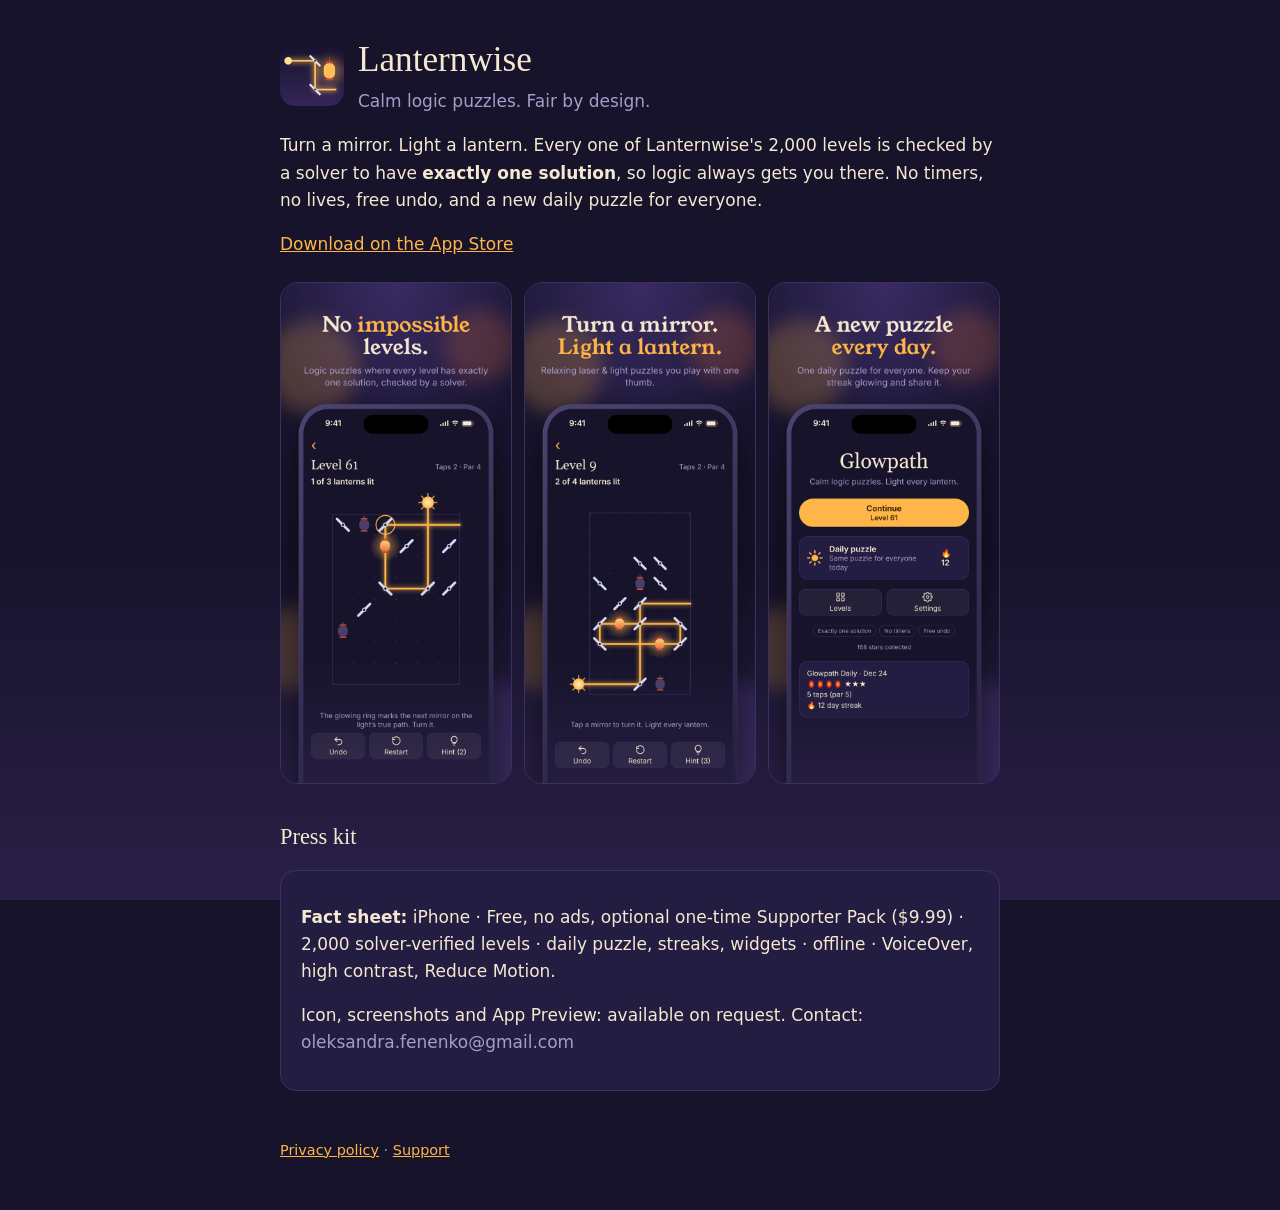
<file: index.html>
<!doctype html><html lang="en"><head><meta charset="utf-8"><meta name="viewport" content="width=device-width,initial-scale=1">
<title>Lanternwise — calm logic puzzles</title><meta name="description" content="Turn mirrors to guide sunlight to every lantern. 2,000 logic puzzles, each with exactly one solution. No timers, no lives, free undo.">
<meta name="apple-itunes-app" content="app-id=APP_ID_HERE"><link rel="stylesheet" href="style.css"></head><body><main>
<div class="brand"><img src="icon.png" alt=""><div><h1>Lanternwise</h1><div class="muted">Calm logic puzzles. Fair by design.</div></div></div>
<p>Turn a mirror. Light a lantern. Every one of Lanternwise's 2,000 levels is checked by a solver to have <strong>exactly one solution</strong>, so logic always gets you there. No timers, no lives, free undo, and a new daily puzzle for everyone.</p>
<p><a href="https://apps.apple.com/app/idAPP_ID_HERE">Download on the App Store</a></p>
<div class="shots"><img src="shot1.png" alt="No impossible levels"><img src="shot2.png" alt="Turn a mirror, light a lantern"><img src="shot4.png" alt="A new puzzle every day"></div>
<h2>Press kit</h2><div class="card"><p><strong>Fact sheet:</strong> iPhone · Free, no ads, optional one-time Supporter Pack ($9.99) · 2,000 solver-verified levels · daily puzzle, streaks, widgets · offline · VoiceOver, high contrast, Reduce Motion.</p>
<p>Icon, screenshots and App Preview: available on request. Contact: <span class="muted">oleksandra.fenenko@gmail.com</span></p></div>
<footer><a href="privacy.html">Privacy policy</a> · <a href="support.html">Support</a></footer></main></body></html>
</file>
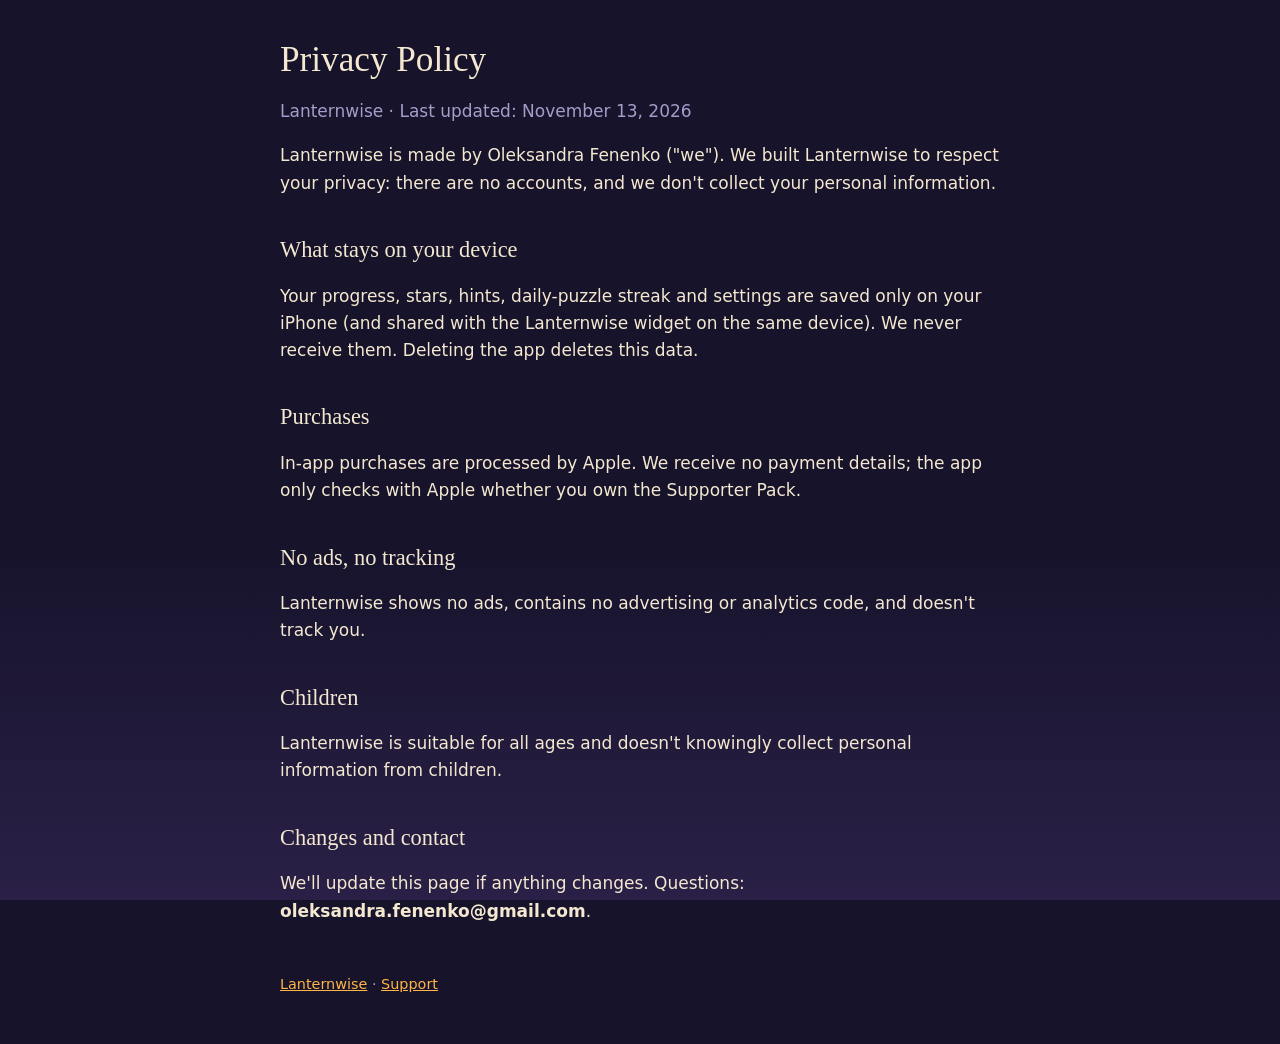
<file: privacy.html>
<!doctype html><html lang="en"><head><meta charset="utf-8"><meta name="viewport" content="width=device-width,initial-scale=1">
<title>Lanternwise Privacy Policy</title><link rel="stylesheet" href="style.css"></head><body><main>
<h1>Privacy Policy</h1><p class="muted">Lanternwise · Last updated: November 13, 2026</p>
<p>Lanternwise is made by Oleksandra Fenenko ("we"). We built Lanternwise to respect your privacy: there are no accounts, and we don't collect your personal information.</p>
<h2>What stays on your device</h2>
<p>Your progress, stars, hints, daily-puzzle streak and settings are saved only on your iPhone (and shared with the Lanternwise widget on the same device). We never receive them. Deleting the app deletes this data.</p>
<h2>Purchases</h2>
<p>In-app purchases are processed by Apple. We receive no payment details; the app only checks with Apple whether you own the Supporter Pack.</p>
<h2>No ads, no tracking</h2>
<p>Lanternwise shows no ads, contains no advertising or analytics code, and doesn't track you.</p>
<h2>Children</h2>
<p>Lanternwise is suitable for all ages and doesn't knowingly collect personal information from children.</p>
<h2>Changes and contact</h2>
<p>We'll update this page if anything changes. Questions: <strong>oleksandra.fenenko@gmail.com</strong>.</p>
<footer><a href="index.html">Lanternwise</a> · <a href="support.html">Support</a></footer></main></body></html>
</file>
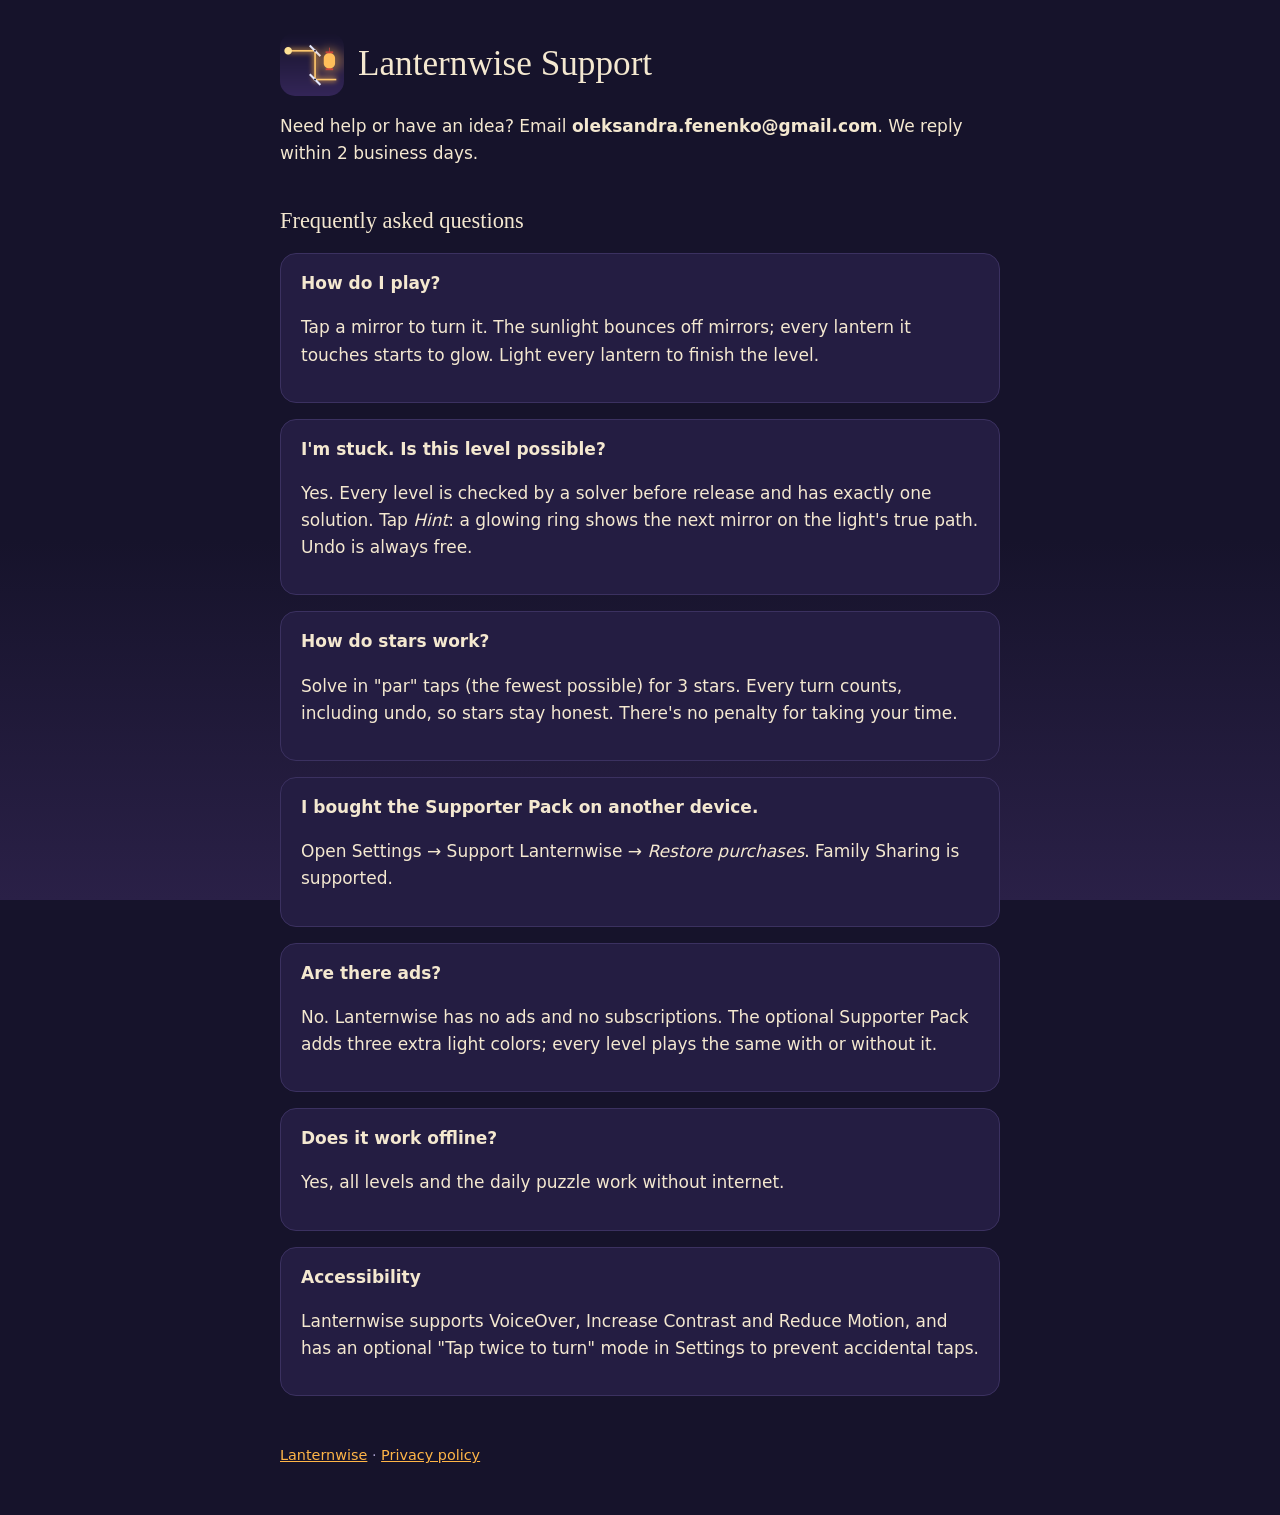
<file: support.html>
<!doctype html><html lang="en"><head><meta charset="utf-8"><meta name="viewport" content="width=device-width,initial-scale=1">
<title>Lanternwise Support</title><link rel="stylesheet" href="style.css"></head><body><main>
<div class="brand"><img src="icon.png" alt=""><h1>Lanternwise Support</h1></div>
<p>Need help or have an idea? Email <strong>oleksandra.fenenko@gmail.com</strong>. We reply within 2 business days.</p>
<h2>Frequently asked questions</h2>
<div class="card"><strong>How do I play?</strong><p>Tap a mirror to turn it. The sunlight bounces off mirrors; every lantern it touches starts to glow. Light every lantern to finish the level.</p></div>
<div class="card"><strong>I'm stuck. Is this level possible?</strong><p>Yes. Every level is checked by a solver before release and has exactly one solution. Tap <em>Hint</em>: a glowing ring shows the next mirror on the light's true path. Undo is always free.</p></div>
<div class="card"><strong>How do stars work?</strong><p>Solve in "par" taps (the fewest possible) for 3 stars. Every turn counts, including undo, so stars stay honest. There's no penalty for taking your time.</p></div>
<div class="card"><strong>I bought the Supporter Pack on another device.</strong><p>Open Settings → Support Lanternwise → <em>Restore purchases</em>. Family Sharing is supported.</p></div>
<div class="card"><strong>Are there ads?</strong><p>No. Lanternwise has no ads and no subscriptions. The optional Supporter Pack adds three extra light colors; every level plays the same with or without it.</p></div>
<div class="card"><strong>Does it work offline?</strong><p>Yes, all levels and the daily puzzle work without internet.</p></div>
<div class="card"><strong>Accessibility</strong><p>Lanternwise supports VoiceOver, Increase Contrast and Reduce Motion, and has an optional "Tap twice to turn" mode in Settings to prevent accidental taps.</p></div>
<footer><a href="index.html">Lanternwise</a> · <a href="privacy.html">Privacy policy</a></footer></main></body></html>
</file>
<file: style.css>
:root{--night:#16132B;--dusk:#2A2047;--card:#241D42;--ink:#F4E8D0;--mist:#A69CC9;--ember:#FFB547;--line:#3B3160;color-scheme:dark}
*{box-sizing:border-box}
body{margin:0;background:linear-gradient(180deg,#16132B 0%,#16132B 60%,#2A2047 100%) fixed,var(--night);color:var(--ink);font:17px/1.6 -apple-system,system-ui,"Segoe UI",Roboto,sans-serif;padding:32px max(16px,env(safe-area-inset-right)) 48px max(16px,env(safe-area-inset-left))}
main{max-width:720px;margin:0 auto}
h1,h2{font-family:Georgia,"Times New Roman",serif;font-weight:400;line-height:1.2}
h1{font-size:2.2rem;margin:.2em 0}h2{font-size:1.4rem;margin-top:1.8em}
a{color:var(--ember)}p,li{color:var(--ink)}.muted{color:var(--mist)}
.brand{display:flex;align-items:center;gap:14px}.brand img{width:64px;height:64px;border-radius:15px}
.shots{display:grid;grid-template-columns:repeat(auto-fit,minmax(180px,1fr));gap:12px;margin:24px 0}.shots img{width:100%;border-radius:18px;border:1px solid var(--line)}
.card{background:var(--card);border:1px solid var(--line);border-radius:16px;padding:16px 20px;margin:16px 0}
footer{margin-top:48px;color:var(--mist);font-size:.9rem}
</file>
